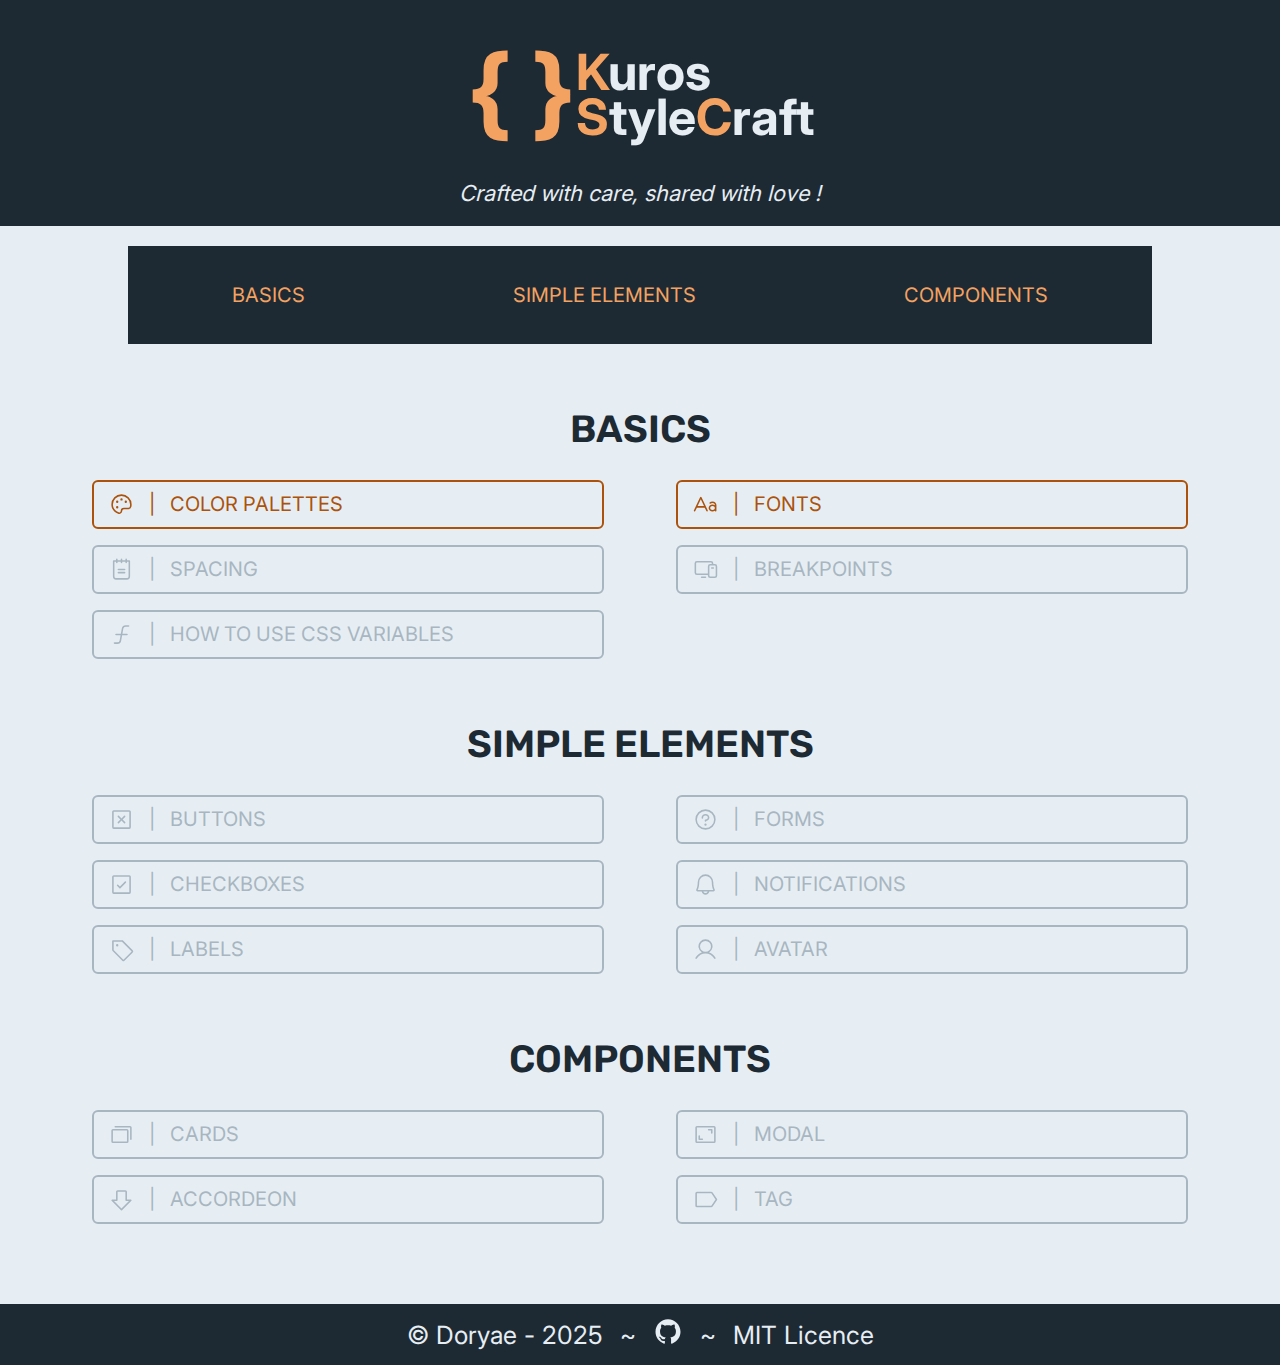
<file: index.html>
<!DOCTYPE html>
<html lang="en">
<head>
    <meta charset="UTF-8">
    <meta name="viewport" content="width=device-width, initial-scale=1.0">
    <title>Kuros SC</title>
    <!--<link rel="stylesheet" href="./main.css">
    <link rel="stylesheet" href="./css/components/home.css">-->
    <!-- Version GITHUB -->
    <link rel="stylesheet" href="./fullCssGit.css">
</head>
<body>

    <header>
        <div class="logo">
            <span>{ }</span>
            <h1><span>K</span>uros<br><span>S</span>tyle<span>C</span>raft</h1>
        </div>
        <div class="slogan">
            <cite>Crafted with care, shared with love !</cite>
        </div>
    </header>

    <nav class="navbar">
        <a href="#design">Basics</a>
        <a href="#simple-elements">Simple Elements</a>
        <a href="#components">Components</a>
    </nav>

    <main class="index">
        <section id="design">
            <h2>Basics</h2>
            <a href="./html/color.html" class="home-nav active">
                <svg xmlns="http://www.w3.org/2000/svg" width="22" height="22" fill="currentcolor" viewBox="0 0 256 256">
                    <path d="M200.77,53.89A103.27,103.27,0,0,0,128,24h-1.07A104,104,0,0,0,24,128c0,43,26.58,79.06,69.36,
                    94.17A32,32,0,0,0,136,192a16,16,0,0,1,16-16h46.21a31.81,31.81,0,0,0,31.2-24.88,104.43,104.43,0,0,0,
                    2.59-24A103.28,103.28,0,0,0,200.77,53.89Zm13,93.71A15.89,15.89,0,0,1,198.21,160H152a32,32,0,0,0-32,32,16,16,0
                    ,0,1-21.31,15.07C62.49,194.3,40,164,40,128a88,88,0,0,1,87.09-88h.9a88.35,88.35,0,0,1,88,87.25A88.86,88.86,0,0,1,213.81,
                    147.6ZM140,76a12,12,0,1,1-12-12A12,12,0,0,1,140,76ZM96,100A12,12,0,1,1,84,88,12,12,0,0,1,96,100Zm0,56a12,12,0,1,1-12-12A12,
                    12,0,0,1,96,156Zm88-56a12,12,0,1,1-12-12A12,12,0,0,1,184,100Z"></path>
                </svg>
                <span>|</span>
                Color Palettes
            </a>
            <a href="./html/fonts.html" class="home-nav active">
                <svg xmlns="http://www.w3.org/2000/svg" width="32" height="32" fill="currentcolor" viewBox="0 0 256 256">
                    <path d="M87.24,52.59a8,8,0,0,0-14.48,0l-64,136a8,8,0,1,0,14.48,6.81L39.9,160h80.2l16.66,35.4a8,8,0,1,0,
                    14.48-6.81ZM47.43,144,80,74.79,112.57,144ZM200,96c-12.76,0-22.73,3.47-29.63,10.32a8,8,0,0,0,11.26,11.36c3.8-3.77,10-5.68,18.37-5.68,
                    13.23,0,24,9,24,20v3.22A42.76,42.76,0,0,0,200,128c-22.06,0-40,16.15-40,36s17.94,36,40,36a42.73,42.73,0,0,0,24-7.25,8,8,0,0,0,
                    16-.75V132C240,112.15,222.06,96,200,96Zm0,88c-13.23,0-24-9-24-20s10.77-20,24-20,24,9,24,20S213.23,184,200,184Z"></path>
                </svg>
                <span>|</span>
                Fonts
            </a>
            <a href="#" class="home-nav not-active" aria-disabled="true">
                <svg xmlns="http://www.w3.org/2000/svg" width="22" height="22" fill="currentcolor" viewBox="0 0 256 256">
                    <path d="M168,128a8,8,0,0,1-8,8H96a8,8,0,0,1,0-16h64A8,8,0,0,1,168,128Zm-8,24H96a8,8,0,0,0,0,16h64a8,8,0,0,0,
                    0-16ZM216,40V200a32,32,0,0,1-32,32H72a32,32,0,0,1-32-32V40a8,8,0,0,1,8-8H72V24a8,8,0,0,1,16,0v8h32V24a8,8,0,0,1,
                    16,0v8h32V24a8,8,0,0,1,16,0v8h24A8,8,0,0,1,216,40Zm-16,8H184v8a8,8,0,0,1-16,0V48H136v8a8,8,0,0,1-16,0V48H88v8a8,8,0,0,
                    1-16,0V48H56V200a16,16,0,0,0,16,16H184a16,16,0,0,0,16-16Z"></path>
                </svg>
                <span>|</span>
                Spacing
            </a>
            <a href="#" class="home-nav not-active" aria-disabled="true">
                <svg xmlns="http://www.w3.org/2000/svg" width="32" height="32" fill="currentcolor" viewBox="0 0 256 256">
                    <path d="M224,72H208V64a24,24,0,0,0-24-24H40A24,24,0,0,0,16,64v96a24,24,0,0,0,24,24H152v8a24,24,0,0,0,24,24h48a24,24,0,0,0,
                    24-24V96A24,24,0,0,0,224,72ZM40,168a8,8,0,0,1-8-8V64a8,8,0,0,1,8-8H184a8,8,0,0,1,8,8v8H176a24,24,0,0,0-24,24v72Zm192,24a8,8,0,
                    0,1-8,8H176a8,8,0,0,1-8-8V96a8,8,0,0,1,8-8h48a8,8,0,0,1,8,8Zm-96,16a8,8,0,0,1-8,8H88a8,8,0,0,1,0-16h40A8,8,0,0,1,136,208Zm80-96a8,
                    8,0,0,1-8,8H192a8,8,0,0,1,0-16h16A8,8,0,0,1,216,112Z"></path>
                </svg>
                <span>|</span>
                Breakpoints
            </a>
            <a href="#" class="home-nav not-active" aria-disabled="true">
                <svg xmlns="http://www.w3.org/2000/svg" width="32" height="32" fill="currentcolor" viewBox="0 0 256 256">
                    <path d="M208,40a8,8,0,0,1-8,8H170.71a24,24,0,0,0-23.62,19.71L137.59,120H184a8,8,0,0,1,0,16H134.68l-10,55.16A40,40,0,0,1,85.29,
                    224H56a8,8,0,0,1,0-16H85.29a24,24,0,0,0,23.62-19.71l9.5-52.29H72a8,8,0,0,1,0-16h49.32l10-55.16A40,40,0,0,1,170.71,32H200A8,8,0,0,1,
                    208,40Z"></path>
                </svg>
                <span>|</span>
                How to use CSS Variables
            </a>
        </section>

        <section id="simple-elements">
            <h2>Simple elements</h2>
            <a href="#" class="home-nav not-active" aria-disabled="true">
                <svg xmlns="http://www.w3.org/2000/svg" width="32" height="32" fill="currentcolor" viewBox="0 0 256 256">
                    <path d="M208,32H48A16,16,0,0,0,32,48V208a16,16,0,0,0,16,16H208a16,16,0,0,0,16-16V48A16,16,0,0,0,208,32Zm0,
                    176H48V48H208V208ZM165.66,101.66,139.31,128l26.35,26.34a8,8,0,0,1-11.32,11.32L128,139.31l-26.34,26.35a8,8,0,0,1-11.32-11.32L116.69,
                    128,90.34,101.66a8,8,0,0,1,11.32-11.32L128,116.69l26.34-26.35a8,8,0,0,1,11.32,11.32Z"></path>
                </svg>
                <span>|</span>
                Buttons
            </a>
            <a href="#" class="home-nav not-active" aria-disabled="true">
                <svg xmlns="http://www.w3.org/2000/svg" width="32" height="32" fill="currentcolor" viewBox="0 0 256 256">
                    <path d="M140,180a12,12,0,1,1-12-12A12,12,0,0,1,140,180ZM128,72c-22.06,0-40,16.15-40,36v4a8,8,0,0,0,16,0v-4c0-11,10.77-20,
                    24-20s24,9,24,20-10.77,20-24,20a8,8,0,0,0-8,8v8a8,8,0,0,0,16,0v-.72c18.24-3.35,32-17.9,32-35.28C168,88.15,150.06,72,128,72Zm104,
                    56A104,104,0,1,1,128,24,104.11,104.11,0,0,1,232,128Zm-16,0a88,88,0,1,0-88,88A88.1,88.1,0,0,0,216,128Z"></path>
                </svg>
                <span>|</span>
                Forms
            </a>
            <a href="#" class="home-nav not-active" aria-disabled="true">
                <svg xmlns="http://www.w3.org/2000/svg" width="32" height="32" fill="currentcolor" viewBox="0 0 256 256">
                    <path d="M173.66,98.34a8,8,0,0,1,0,11.32l-56,56a8,8,0,0,1-11.32,0l-24-24a8,8,0,0,1,11.32-11.32L112,148.69l50.34-50.35A8,8,0,0,1,173.66,
                    98.34ZM224,48V208a16,16,0,0,1-16,16H48a16,16,0,0,1-16-16V48A16,16,0,0,1,48,32H208A16,16,0,0,1,224,48ZM208,208V48H48V208H208Z"></path>
                </svg>
                <span>|</span>
                Checkboxes
            </a>
            <a href="#" class="home-nav not-active" aria-disabled="true">
                <svg xmlns="http://www.w3.org/2000/svg" width="32" height="32" fill="currentcolor" viewBox="0 0 256 256">
                    <path d="M221.8,175.94C216.25,166.38,208,139.33,208,104a80,80,0,1,0-160,0c0,35.34-8.26,62.38-13.81,71.94A16,16,0,0,0,48,200H88.81a40,
                    40,0,0,0,78.38,0H208a16,16,0,0,0,13.8-24.06ZM128,216a24,24,0,0,1-22.62-16h45.24A24,24,0,0,1,128,216ZM48,184c7.7-13.24,16-43.92,16-80a64,
                    64,0,1,1,128,0c0,36.05,8.28,66.73,16,80Z"></path>
                </svg>
                <span>|</span>
                Notifications
            </a>
            <a href="#" class="home-nav not-active" aria-disabled="true">
                <svg xmlns="http://www.w3.org/2000/svg" width="32" height="32" fill="currentcolor" viewBox="0 0 256 256">
                    <path d="M243.31,136,144,36.69A15.86,15.86,0,0,0,132.69,32H40a8,8,0,0,0-8,8v92.69A15.86,15.86,0,0,0,36.69,144L136,243.31a16,16,0,0,
                    0,22.63,0l84.68-84.68a16,16,0,0,0,0-22.63Zm-96,96L48,132.69V48h84.69L232,147.31ZM96,84A12,12,0,1,1,84,72,12,12,0,0,1,96,84Z"></path>
                </svg>
                <span>|</span>
                Labels
            </a>
            <a href="#" class="home-nav not-active" aria-disabled="true">
                <svg xmlns="http://www.w3.org/2000/svg" width="32" height="32" fill="currentcolor" viewBox="0 0 256 256">
                    <path d="M230.92,212c-15.23-26.33-38.7-45.21-66.09-54.16a72,72,0,1,0-73.66,0C63.78,166.78,40.31,185.66,25.08,212a8,8,0,1,0,13.85,
                    8c18.84-32.56,52.14-52,89.07-52s70.23,19.44,89.07,52a8,8,0,1,0,13.85-8ZM72,96a56,56,0,1,1,56,56A56.06,56.06,0,0,1,72,96Z"></path>
                </svg>
                <span>|</span>
                Avatar
            </a>
        </section>

        <section id="components">
            <h2>Components</h2>
            <a href="#" class="home-nav not-active" aria-disabled="true">
                <svg xmlns="http://www.w3.org/2000/svg" width="32" height="32" fill="currentcolor" viewBox="0 0 256 256">
                    <path d="M184,72H40A16,16,0,0,0,24,88V200a16,16,0,0,0,16,16H184a16,16,0,0,0,16-16V88A16,16,0,0,0,184,72Zm0,128H40V88H184V200ZM232,
                    56V176a8,8,0,0,1-16,0V56H64a8,8,0,0,1,0-16H216A16,16,0,0,1,232,56Z"></path>
                </svg>
                <span>|</span>
                Cards
            </a>
            <a href="#" class="home-nav not-active" aria-disabled="true">
                <svg xmlns="http://www.w3.org/2000/svg" width="32" height="32" fill="currentcolor" viewBox="0 0 256 256">
                    <path d="M200,80v32a8,8,0,0,1-16,0V88H160a8,8,0,0,1,0-16h32A8,8,0,0,1,200,80ZM96,168H72V144a8,8,0,0,0-16,0v32a8,8,0,0,0,8,8H96a8,8,0,
                    0,0,0-16ZM232,56V200a16,16,0,0,1-16,16H40a16,16,0,0,1-16-16V56A16,16,0,0,1,40,40H216A16,16,0,0,1,232,56ZM216,200V56H40V200H216Z"></path>
                </svg>
                <span>|</span>
                Modal
            </a>
            <a href="#" class="home-nav not-active" aria-disabled="true">
                <svg xmlns="http://www.w3.org/2000/svg" width="32" height="32" fill="currentcolor" viewBox="0 0 256 256">
                    <path d="M231.39,132.94A8,8,0,0,0,224,128H184V48a16,16,0,0,0-16-16H88A16,16,0,0,0,72,48v80H32a8,8,0,0,0-5.66,13.66l96,96a8,8,0,0,0,
                    11.32,0l96-96A8,8,0,0,0,231.39,132.94ZM128,220.69,51.31,144H80a8,8,0,0,0,8-8V48h80v88a8,8,0,0,0,8,8h28.69Z"></path>
                </svg>
                <span>|</span>
                Accordeon
            </a>
            <a href="#" class="home-nav not-active" aria-disabled="true">
                <svg xmlns="http://www.w3.org/2000/svg" width="32" height="32" fill="currentcolor" viewBox="0 0 256 256">
                    <path d="M246.66,123.56,201,55.13A15.94,15.94,0,0,0,187.72,48H40A16,16,0,0,0,24,64V192a16,16,0,0,0,16,16H187.72A16,16,0,0,0,201,
                    200.88l45.63-68.44A8,8,0,0,0,246.66,123.56ZM187.72,192H40V64H187.72l42.66,64Z"></path>
                </svg>
                <span>|</span>
                Tag
            </a>
        </section>
    </main>

    <footer>
        &copy; Doryae - 2025 
        <span>~</span>
        <a href="https://github.com/Doryae/kuros-stylecraft" target="_blank" aria-label="Link to the GitHub Repository">
            <svg role="img" viewBox="0 0 24 24" xmlns="http://www.w3.org/2000/svg" width="30px" height="25px" fill="currentcolor"><title>GitHub</title>
                <path d="M12 .297c-6.63 0-12 5.373-12 12 0 5.303 3.438 9.8 8.205 11.385.6.113.82-.258.82-.577 
                0-.285-.01-1.04-.015-2.04-3.338.724-4.042-1.61-4.042-1.61C4.422 18.07 3.633 17.7 3.633 17.7c-1.087-.744.084-.729.084-.729 
                1.205.084 1.838 1.236 1.838 1.236 1.07 1.835 2.809 1.305 3.495.998.108-.776.417-1.305.76-1.605-2.665-.3-5.466-1.332-5.466-5.93 
                0-1.31.465-2.38 1.235-3.22-.135-.303-.54-1.523.105-3.176 0 0 1.005-.322 3.3 1.23.96-.267 1.98-.399 3-.405 1.02.006 2.04.138 
                3 .405 2.28-1.552 3.285-1.23 3.285-1.23.645 1.653.24 2.873.12 3.176.765.84 1.23 1.91 1.23 3.22 0 4.61-2.805 5.625-5.475 5.92.42.36.81 
                1.096.81 2.22 0 1.606-.015 2.896-.015 3.286 0 .315.21.69.825.57C20.565 22.092 24 17.592 24 12.297c0-6.627-5.373-12-12-12"/>
        </svg>
        </a>
        <span>~</span>
        MIT Licence
    </footer>
</body>
</html>
</file>
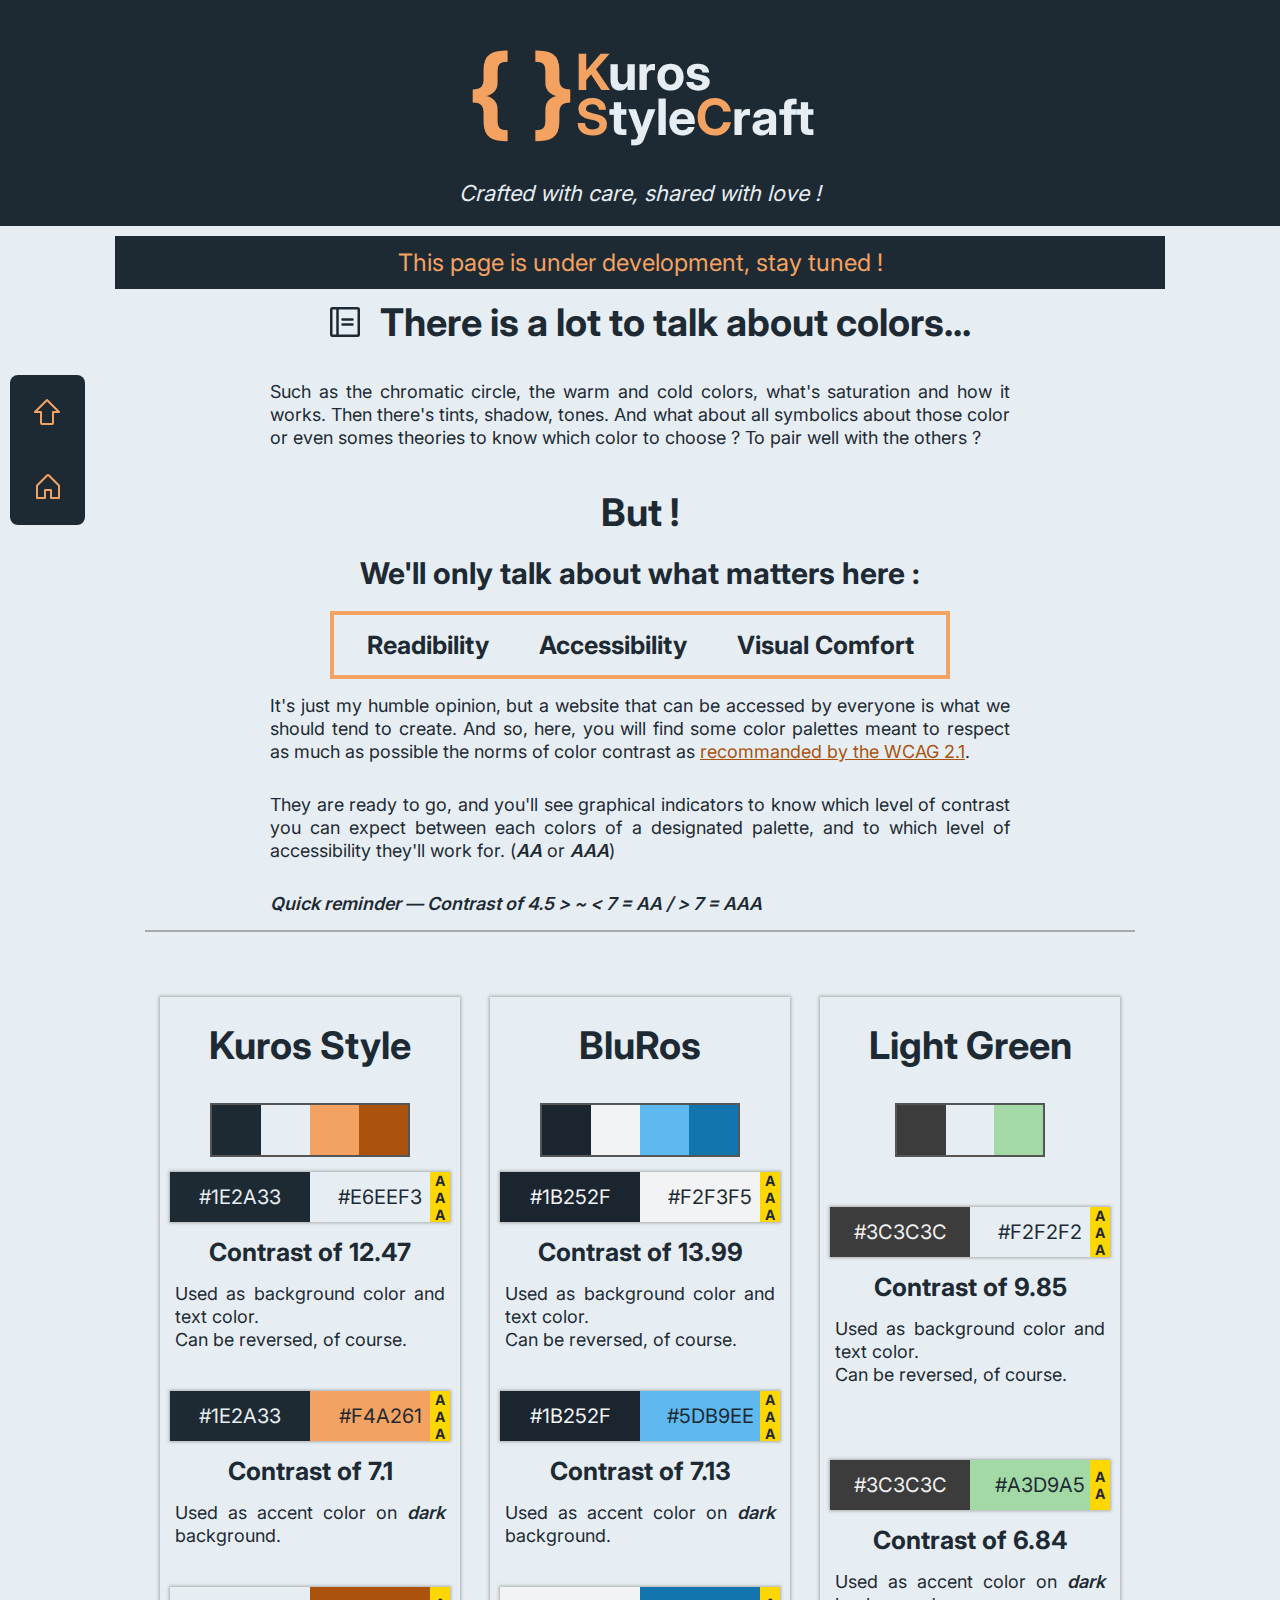
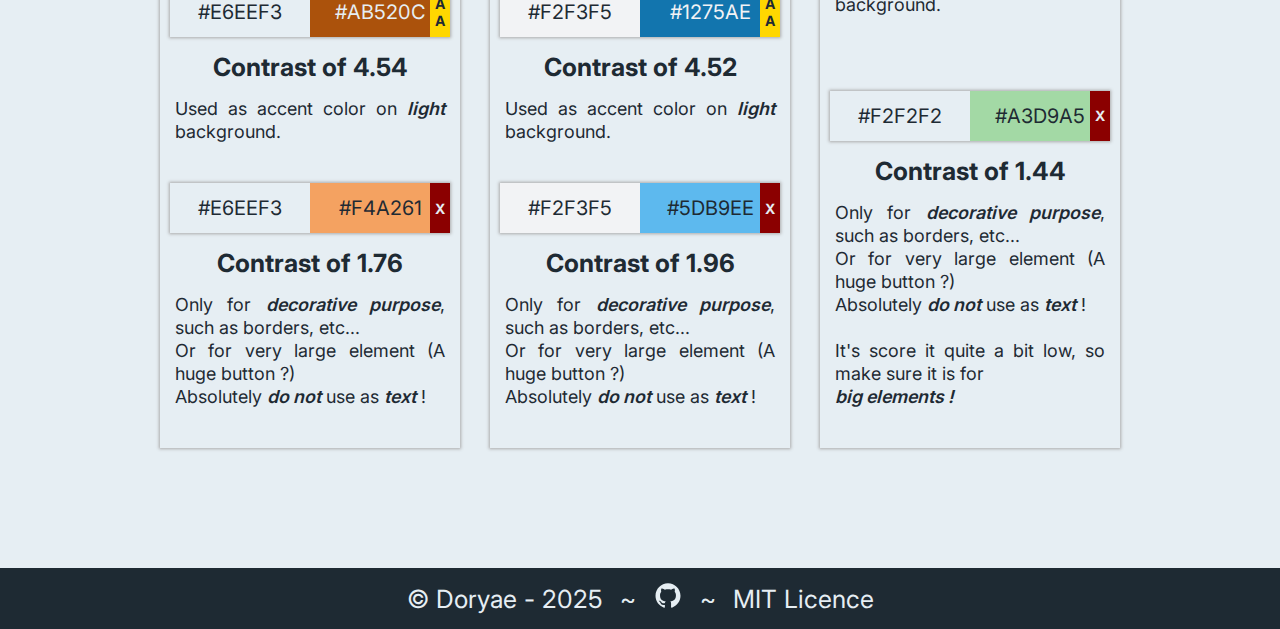
<file: html/color.html>
<!DOCTYPE html>
<html lang="en">
<head>
    <meta charset="UTF-8">
    <meta name="viewport" content="width=device-width, initial-scale=1.0">
    <title>Colors | KSC</title>
    <!--<link rel="stylesheet" href="../main.css">-->
    <link rel="stylesheet" href="../css/components/color.css">
    <link rel="stylesheet" href="./../fullCssGit.css">
</head>
<body>

    <header>
        <div class="logo">
            <span>{ }</span>
            <h1><span>K</span>uros<br><span>S</span>tyle<span>C</span>raft</h1>
        </div>
        <div class="slogan">
            <cite>Crafted with care, shared with love !</cite>
        </div>
    </header>
    
    <p class="underwork">This page is under development, stay tuned !</p>

    <nav class="side-nav">
        <a class="top-page" href="#color">
            <div>
                <svg xmlns="http://www.w3.org/2000/svg" width="32" height="32" fill="currentcolor" viewBox="0 0 256 256">
                    <path d="M231.39,132.94A8,8,0,0,0,224,128H184V48a16,16,0,0,0-16-16H88A16,16,0,0,0,72,48v80H32a8,8,0,0,0-5.66,13.66l96,96a8,8,
                    0,0,0,11.32,0l96-96A8,8,0,0,0,231.39,132.94ZM128,220.69,51.31,144H80a8,8,0,0,0,8-8V48h80v88a8,8,0,0,0,8,8h28.69Z"></path>
                </svg>
            </div>
        </a>
        <a class="home-link" href="../index.html">
            <div>
                <svg xmlns="http://www.w3.org/2000/svg" width="32" height="32" fill="currentcolor" viewBox="0 0 256 256">
                    <path d="M219.31,108.68l-80-80a16,16,0,0,0-22.62,0l-80,80A15.87,15.87,0,0,0,32,120v96a8,8,0,0,0,8,8h64a8,8,0,0,0,
                    8-8V160h32v56a8,8,0,0,0,8,8h64a8,8,0,0,0,8-8V120A15.87,15.87,0,0,0,219.31,108.68ZM208,208H160V152a8,8,0,0,0-8-8H104a8,8,0,0,
                    0-8,8v56H48V120l80-80,80,80Z"></path>
                </svg>
            </div>
        </a>
    </nav>

    <main class="color" id="color">
        <section>
            <h2>
                <svg xmlns="http://www.w3.org/2000/svg" width="40" height="40" fill="currentcolor" viewBox="0 0 256 256">
                    <path d="M184,112a8,8,0,0,1-8,8H112a8,8,0,0,1,0-16h64A8,8,0,0,1,184,112Zm-8,24H112a8,8,0,0,0,0,16h64a8,8,0,0,0,0-16Zm48-88V208a16,
                    16,0,0,1-16,16H48a16,16,0,0,1-16-16V48A16,16,0,0,1,48,32H208A16,16,0,0,1,224,48ZM48,208H72V48H48Zm160,0V48H88V208H208Z"></path>
                </svg>
            There is a lot to talk about colors...
            </h2>
            <aside>
                <p>
                    Such as the chromatic circle, the warm and cold colors, what's saturation and how it works. Then there's tints, shadow, 
                    tones. And what about all symbolics about those color or even somes theories to know which color to choose ? To pair 
                    well with the others ?
                </p>
            </aside>
            <article>
                <h2>But !</h2>
                <h3 class="underline">We'll only talk about what matters here :</h3>
                <ul>
                    <li>
                        <h4>Readibility</h4>
                    </li>
                    <li>
                        <h4>Accessibility</h4>
                    </li>
                    <li>
                        <h4>Visual Comfort</h4>
                    </li>
                </ul>
                <p>
                    It's just my humble opinion, but a website that can be accessed by everyone is what we should tend to create.
                    And so, here, you will find some color palettes meant to respect as much as possible the norms of color contrast as 
                    <a href="https://www.w3.org/TR/WCAG21/" target="_blank">recommanded by the WCAG 2.1</a>.
                </p>
                <p>
                    They are ready to go, and you'll see graphical
                    indicators to know which level of contrast you can expect between each colors of a designated palette, and to which level of
                    accessibility they'll work for. (<span>AA</span> or <span>AAA</span>)
                </p>

                <p>
                    <span class="reminder">Quick reminder — Contrast of 4.5 &gt; ~ &lt; 7 = AA / &gt; 7 = AAA</span>
                </p>
            </article>
            <article class="color-palette">
                <div class="color-box">
                    <h2>Kuros Style</h2>
                    <div class="palette four-color">
                        <div class="c-1E2A33"></div>
                        <div class="c-E6EEF3"></div>
                        <div class="c-F4A261"></div>
                        <div class="c-AB520C"></div>
                    </div>
                    <div class="color-duo score3a">
                        <div class="color1 c-1E2A33">#1E2A33</div>
                        <div class="color2 c-E6EEF3">#E6EEF3</div>
                    </div>
                    <aside class="color-info">
                        <h3 class="score">
                            Contrast of 12.47
                        </h3>
                        <p>
                            Used as background color and text color.
                            <br>Can be reversed, of course.
                        </p>
                    </aside>
                        <div class="color-duo score3a">
                        <div class="color1 c-1E2A33">#1E2A33</div>
                        <div class="color2 c-F4A261">#F4A261</div>
                    </div>
                    <aside class="color-info">
                        <h3 class="score">
                            Contrast of 7.1
                        </h3>
                        <p>
                            Used as accent color on <span>dark</span> background.
                        </p>
                    </aside>
                    <div class="color-duo score2a">
                        <div class="color1 c-E6EEF3">#E6EEF3</div>
                        <div class="color2 c-AB520C">#AB520C</div>
                    </div>
                    <aside class="color-info">
                        <h3 class="score">
                            Contrast of 4.54
                        </h3>
                        <p>
                            Used as accent color on <span>light</span> background.
                        </p>
                    </aside>
                        <div class="color-duo score-null">
                        <div class="color1 c-E6EEF3">#E6EEF3</div>
                        <div class="color2 c-F4A261">#F4A261</div>
                    </div>
                    <aside class="color-info">
                        <h3 class="score">
                            Contrast of 1.76
                        </h3>
                        <p>
                            Only for <span>decorative purpose</span>, such as borders, etc...<br>
                            Or for very large element (A huge button ?)<br>
                            Absolutely <span>do not</span> use as <span>text</span> !
                        </p>
                    </aside>
                </div>

                <div class="color-box">
                    <h2>BluRos</h2>
                    <div class="palette four-color">
                        <div class="c-1B252F"></div>
                        <div class="c-F2F3F5"></div>
                        <div class="c-5DB9EE"></div>
                        <div class="c-1275AE"></div>
                    </div>
                    <div class="color-duo score3a">
                        <div class="color1 c-1B252F">#1B252F</div>
                        <div class="color2 c-F2F3F5">#F2F3F5</div>
                    </div>
                    <aside class="color-info">
                        <h3 class="score">
                            Contrast of 13.99
                        </h3>
                        <p>
                            Used as background color and text color.
                            <br>Can be reversed, of course.
                        </p>
                    </aside>
                        <div class="color-duo score3a">
                        <div class="color1 c-1B252F">#1B252F</div>
                        <div class="color2 c-5DB9EE">#5DB9EE</div>
                    </div>
                    <aside class="color-info">
                        <h3 class="score">
                            Contrast of 7.13
                        </h3>
                        <p>
                            Used as accent color on <span>dark</span> background.
                        </p>
                    </aside>
                    <div class="color-duo score2a">
                        <div class="color1 c-F2F3F5">#F2F3F5</div>
                        <div class="color2 c-1275AE">#1275AE</div>
                    </div>
                    <aside class="color-info">
                        <h3 class="score">
                            Contrast of 4.52
                        </h3>
                        <p>
                            Used as accent color on <span>light</span> background.
                        </p>
                    </aside>
                        <div class="color-duo score-null">
                        <div class="color1 c-F2F3F5">#F2F3F5</div>
                        <div class="color2 c-5DB9EE">#5DB9EE</div>
                    </div>
                    <aside class="color-info">
                        <h3 class="score">
                            Contrast of 1.96
                        </h3>
                        <p>
                            Only for <span>decorative purpose</span>, such as borders, etc...<br>
                            Or for very large element (A huge button ?)<br>
                            Absolutely <span>do not</span> use as <span>text</span> !
                        </p>
                    </aside>
                </div>

                <div class="color-box">
                    <h2>Light Green</h2>
                    <div class="palette three-color">
                        <div class="c-3C3C3C"></div>
                        <div class="c-DCDCDC"></div>
                        <div class="c-A3D9A5"></div>
                    </div>
                    <div class="color-duo score3a">
                        <div class="color1 c-3C3C3C">#3C3C3C</div>
                        <div class="color2 c-F2F2F2">#F2F2F2</div>
                    </div>
                    <aside class="color-info">
                        <h3 class="score">
                            Contrast of 9.85
                        </h3>
                        <p>
                            Used as background color and text color.
                            <br>Can be reversed, of course.
                        </p>
                    </aside>
                        <div class="color-duo score2a">
                        <div class="color1 c-3C3C3C">#3C3C3C</div>
                        <div class="color2 c-A3D9A5">#A3D9A5</div>
                    </div>
                    <aside class="color-info">
                        <h3 class="score">
                            Contrast of 6.84
                        </h3>
                        <p>
                            Used as accent color on <span>dark</span> background.
                        </p>
                    </aside>
                    <div class="color-duo score-null">
                        <div class="color1 c-F2F2F2">#F2F2F2</div>
                        <div class="color2 c-A3D9A5">#A3D9A5</div>
                    </div>
                    <aside class="color-info">
                        <h3 class="score">
                            Contrast of 1.44
                        </h3>
                        <p>
                            Only for <span>decorative purpose</span>, such as borders, etc...<br>
                            Or for very large element (A huge button ?)<br>
                            Absolutely <span>do not</span> use as <span>text</span> !<br><br>
                            It's score it quite a bit low, so make sure it is for<br> <span>big elements !</span>
                        </p>
                    </aside>
                </div>
            </article>
            
        </section>
    </main>

    <footer>
        &copy; Doryae - 2025 
        <span>~</span>
        <a href="https://github.com/Doryae/kuros-stylecraft" target="_blank" aria-label="Link to the GitHub Repository">
            <svg role="img" viewBox="0 0 24 24" xmlns="http://www.w3.org/2000/svg" width="30px" height="25px" fill="currentcolor"><title>GitHub</title>
                <path d="M12 .297c-6.63 0-12 5.373-12 12 0 5.303 3.438 9.8 8.205 11.385.6.113.82-.258.82-.577 
                0-.285-.01-1.04-.015-2.04-3.338.724-4.042-1.61-4.042-1.61C4.422 18.07 3.633 17.7 3.633 17.7c-1.087-.744.084-.729.084-.729 
                1.205.084 1.838 1.236 1.838 1.236 1.07 1.835 2.809 1.305 3.495.998.108-.776.417-1.305.76-1.605-2.665-.3-5.466-1.332-5.466-5.93 
                0-1.31.465-2.38 1.235-3.22-.135-.303-.54-1.523.105-3.176 0 0 1.005-.322 3.3 1.23.96-.267 1.98-.399 3-.405 1.02.006 2.04.138 
                3 .405 2.28-1.552 3.285-1.23 3.285-1.23.645 1.653.24 2.873.12 3.176.765.84 1.23 1.91 1.23 3.22 0 4.61-2.805 5.625-5.475 5.92.42.36.81 
                1.096.81 2.22 0 1.606-.015 2.896-.015 3.286 0 .315.21.69.825.57C20.565 22.092 24 17.592 24 12.297c0-6.627-5.373-12-12-12"/>
        </svg>
        </a>
        <span>~</span>
        MIT Licence
    </footer>

</body>
</html>
</file>
<file: main.css>
@import url(./css/fonts.css);
@import url(./css/tokens.css);
@import url(./css/header.css);
@import url(./css/components/top-side-nav.css);
@import url(./css/footer.css);

*, *::after, *::before {
    margin: 0;
    padding: 0;
    box-sizing: border-box;
}

html {
    font-size: 10px;
    font-family: "Inter";
    color: var(--dark-primary);
    background-color: var(--background-light);
}

h2 {
    font-size: clamp(3rem, 10vw, 3.8rem);
}

h3 {
    font-size: clamp(2.4rem, 8vw, 3rem);
}

h4 {
    font-size: clamp(2.1rem, 6vw, 2.5rem);
}

p {
    font-size: 1.8rem;
}
</file>
<file: css/components/home.css>
main {
    font-size: 2rem;
}

/* General Display of the page */

.index section {
    display: grid;
    grid-template: repeat(1, 50px) / repeat(2, 1fr);
    grid-auto-flow: row;
    grid-auto-rows: 50px;
    gap: 15px;
    justify-items: center;
    align-items: center;
    min-width: 300px;
    max-width: 90%;
    margin: 7rem auto;
    text-transform: uppercase;
}

.index section h2 {
    font-family: "Rubik";
    font-weight: 600;
    grid-area: 1 / 1 / 2 / 3;
}

/* Links and their different states */

.index a {
    display: flex;
    width: 90%;
    text-decoration: none;
    border-radius: 6px;
    padding: 10px 15px;
    transition: background-color .3s ease-in-out, color .2s ease-in-out, border-color .2s ease-in-out, color .3s ease-in-out;
}

.index a svg {
    width: 2.5rem;
    height: 2.5rem;
}

.index a.active {
    color: var(--light-accent);
    border: 2px solid var(--accent);
}

.index a.active:hover {
    background-color: var(--dark-primary);
    color: var(--accent);
    border-color: var(--dark-primary);
}

.index a.active:active {
    color: var(--light-primary);
}

.index a span {
    padding: 0 15px;
}

.index a.not-active {
    position: relative;
    color: #A8B6C1;
    border: 2px solid #A8B6C1;
}

/* Slight pop-up for inactive links */

.index a.not-active::after {
    content: "This link is not yet created !";
    position: absolute;
    top: 5px;
    left: 25%;
    width: 50%;
    background-color: var(--accent-50opacity);
    padding: 5px;
    color: var(--dark-primary);
    opacity: 0;
    font-size: 1.5rem;
}

.index a.not-active:hover::after {
    animation: pop-up-opacity .8s linear forwards;
}

@keyframes pop-up-opacity {
    0% {
        opacity: 0;
    }

    100% {
        opacity: 1;
    }
}

/* Responsive layout for homepage */

@media (max-width: 880px) {
    .index section {
        grid-template: repeat(1, 50px) / repeat(1, 1fr);
    }

    .index section h2 {
        grid-area: 1 / 1 / 2 / 2;
    }
}

@media (max-width: 500px) {
    .index {
        font-size: 1.4rem;
    }

    .index section h2 {
        font-size: 3rem;
    }

    .index a {
    min-width: 280px;
    max-width: 80%;
    }

    .index a svg {
    width: 1.8rem;
    height: 1.8rem;
    }

    .index a span {
    padding: 0 10px;
    }
}
</file>
<file: fullCssGit.css>
@font-face {
    font-family: "Inter";
    src: url(./assets/fonts/sans-serif/Inter-VariableFont_whgt.ttf);
}

@font-face {
    font-family: "Rubik";
    src: url(./assets/fonts/sans-serif/Rubik-VariableFont_wght.ttf);
}

@font-face {
    font-family: "Poppins";
    src: url(./assets/fonts/sans-serif/Poppins-Regular.ttf);
}

@font-face {
    font-family: "Lora";
    src: url(./assets/fonts/serif/Lora-VariableFont_wght.ttf);
}

@font-face {
    font-family: "DancingScript";
    src: url(./assets/fonts/manuscript/DancingScript-VariableFont_wght.ttf);
}

@font-face {
    font-family: "WenkaiMono";
    src: url(./assets/fonts/monospace/LXGWWenKaiMonoTC-Regular.ttf);
}

:root {
    --dark-primary: #1E2A33;
    --light-primary: #E6EEF3;
    --accent: #F4A261;
    --accent-50opacity: #F4A26188;
    --light-accent: #AB520C;
}

*, *::after, *::before {
    margin: 0;
    padding: 0;
    box-sizing: border-box;
}

html {
    font-size: 10px;
    font-family: "Inter";
    color: var(--dark-primary);
    background-color: var(--light-primary);
}

h2 {
    font-size: clamp(3rem, 10vw, 3.8rem);
}

h3 {
    font-size: clamp(2.4rem, 8vw, 3rem);
}

h4 {
    font-size: clamp(2.1rem, 6vw, 2.5rem);
}

p {
    font-size: 1.8rem;
    line-height: calc(1.8rem + 5px);
}

/* HEADER */

header {
    width: 100%;
    background-color: var(--dark-primary);
    color: var(--light-primary);
    display: flex;
    justify-content: center;
    align-items: center;
    flex-direction: column;
    user-select: none;
}

.logo {
    padding-top: 3rem;
}

header div span {
    font-size: clamp(6rem, 20vw, 10rem);
    font-weight: 700;
    color: var(--accent);
}

header div {
    display: flex;
}

header h1, header h1 span {
    font-size: clamp(3rem, 10vw, 5rem);
    line-height: clamp(25px, 9vw, 45px);
    padding: clamp(10px, 5vw, 20px) 0;
}

header cite {
    font-size: clamp(1.5rem, 2vw, 2.2rem);
    padding: 2rem 0;
}

/* NAVBAR TOPSIDE */

.navbar {
    background-color: var(--dark-primary);
    padding: 20px 0;
    display: flex;
    justify-content: space-around;
    flex-wrap: wrap;
    align-items: center;
    margin: 2rem auto;
    min-width: 300px;
    max-width: 80%;
}

.navbar a {
    padding: 15px;
    color: var(--accent);
    font-size: 2rem;
    text-transform: uppercase;
    text-decoration: none;
    border: 2px solid transparent;
    transition: border-color .5s;
}

.navbar a:hover {
    border-color: var(--accent);
}

/* FOOTER */

footer {
    bottom: 0;
    width: 100%;
    background-color: var(--dark-primary);
    color: var(--light-primary);
    font-size: 2.5rem;
    text-align: center;
    padding: 15px 0;
    margin-top: 80px;
}

footer a {
    color: var(--light-primary);
    text-decoration: none;
    transition: color .3s;
}

footer span {
    padding: 0 10px;
}

footer a:hover {
    color: var(--accent)
}

/* Section for a majority of cases */

h2, h3 {
    display: flex;
    justify-content: center;
    align-items: center;
    padding-bottom: 20px;
}

h2 svg {
    margin: 0 15px;
}

p {
    padding: 15px;
    max-width: 70ch;
    text-align: justify;
    margin: 0 auto;
}

.color ul {
    max-width: 620px;
    margin: 0 auto;
    display: flex;
    justify-content: center;
    list-style: none;
    border: solid var(--accent) 4px;
}

.color ul li {
    padding: 15px 25px;
}

p a {
    color: var(--light-accent);
}

p span {
    font-style: italic;
    font-weight: 600;
}

aside {
    margin-bottom: 25px;
}

/*---------------------------------------------------------------------*/
/*-------------------------RESPONSIVE--------------------------------- */
/*---------------------------------------------------------------------*/

@media (max-width: 880px) {
    nav {
        grid-template:  repeat(1, 55px) / repeat(1, 1fr);
    }
}

@media (max-width: 500px) {
    footer {
        display: flex;
        flex-direction: column;
    }

    footer a {
        padding: 15px 0;
    }

    footer span {
        display: none;
    }
}

/*---------------------------------------------------------------------*/
/*-------------------------HOME PAGE---------------------------------- */
/*---------------------------------------------------------------------*/

main {
    font-size: 2rem;
}

/* General Display of the page */

.index section {
    display: grid;
    grid-template: repeat(1, 50px) / repeat(2, 1fr);
    grid-auto-flow: row;
    grid-auto-rows: 50px;
    gap: 15px;
    justify-items: center;
    align-items: center;
    min-width: 300px;
    max-width: 90%;
    margin: 7rem auto;
    text-transform: uppercase;
}

.index section h2 {
    font-family: "Rubik";
    font-weight: 600;
    grid-area: 1 / 1 / 2 / 3;
}

/* Links and their different states */

.index a {
    display: flex;
    width: 90%;
    text-decoration: none;
    border-radius: 6px;
    padding: 10px 15px;
    transition: background-color .3s ease-in-out, color .2s ease-in-out, border-color .2s ease-in-out, color .3s ease-in-out;
}

.index a svg {
    width: 2.5rem;
    height: 2.5rem;
}

.index a.active {
    color: var(--light-accent);
    border: 2px solid var(--light-accent);
}

.index a.active:hover {
    background-color: var(--dark-primary);
    color: var(--accent);
    border-color: var(--dark-primary);
}

.index a.active:active {
    color: var(--light-primary);
}

.index a span {
    padding: 0 15px;
}

.index a.not-active {
    position: relative;
    color: #A8B6C1;
    border: 2px solid #A8B6C1;
}

/* Slight pop-up for inactive links */

.index a.not-active::after {
    content: "This link is not yet created !";
    position: absolute;
    top: 5px;
    left: 25%;
    width: 50%;
    background-color: var(--accent-50opacity);
    padding: 5px;
    color: var(--dark-primary);
    opacity: 0;
    font-size: 1.5rem;
}

.index a.not-active:hover::after {
    animation: pop-up-opacity .8s linear forwards;
}

@keyframes pop-up-opacity {
    0% {
        opacity: 0;
    }

    100% {
        opacity: 1;
    }
}

/* Responsive layout for homepage */

@media (max-width: 880px) {
    .index section {
        grid-template: repeat(1, 50px) / repeat(1, 1fr);
    }

    .index section h2 {
        grid-area: 1 / 1 / 2 / 2;
    }
}

@media (max-width: 500px) {
    .index {
        font-size: 1.4rem;
    }

    .index section h2 {
        font-size: 3rem;
    }

    .index a {
    min-width: 280px;
    max-width: 80%;
    }

    .index a svg {
    width: 1.8rem;
    height: 1.8rem;
    }

    .index a span {
    padding: 0 10px;
    }
}

/*---------------------------------------------------------------------*/
/*------------------------- SIDE NAV --------------------------------- */
/*---------------------------------------------------------------------*/

.underwork {
    display: flex;
    justify-content: center;
    font-size: 2.4rem;
    margin: 10px auto;
    color: var(--accent);
    background-color: var(--dark-primary);
}

.side-nav {
    position: fixed;
    top: calc(50% - 75px);
    margin-left: 10px;
    display: flex;
    flex-direction: column;
    width: 75px;
    height: 150px;
    background-color: var(--dark-primary);
    border-radius: 8px;
}

.side-nav a {
    display: flex;
    justify-content: space-evenly;
    align-items: center;
    color: var(--accent);
    height: 75px;
    width: 100%;
}

.side-nav a:hover {
    color: var(--light-primary);
}

.side-nav a:first-child {
    transform: rotate(180deg);
}

.top-page:hover::after {
    content: "UP PAGE";
    font-size: 1.3rem;
    position: absolute;
    transform: rotate(180deg);
    bottom: 65px;
}

.home-link:hover::after {
    content: "HOME";
    font-size: 1.3rem;
    position: absolute;
    bottom: 65px;
}

@media (max-width: 1149px) {
    .side-nav {
        position: relative;
        flex-direction: row;
        width: 150px;
        height: 75px;
        margin: 0 auto;
    }

    .side-nav a:first-of-type {
        display: none;
    }

    .home-link:hover::after {
        top: 55px;
    }
}

/*---------------------------------------------------------------------*/
/*-------------------------  Fonts  --------------------------------- */
/*---------------------------------------------------------------------*/
</file>
<file: css/components/color.css>
.color {
    display: flex;
    justify-content: center;
}


.color-palette {
    padding: 25px 0;
    display: flex;
    flex-wrap: wrap;
    justify-content: center;
    padding-top: 50px;
    border-top: #aaa solid 2px;
}

.color-palette h2 {
    padding-top: 25px;
}

.palette {
    display: flex;
}

.three-color, .four-color {
    margin: 15px auto;
    border: solid 2px #555;
}

.three-color {
    width: 150px;
}

.four-color {
    width: 200px;
}

.palette div {
    width: 50px;
    height: 50px;
}

.color-box {
    display: flex;
    flex-direction: column;
    width: 300px;
    box-shadow: #AAA 0 0 3px 1px;
    margin: 15px;
}

.color-duo {
    display: flex;
    width: 280px;
    height: 50px;
    margin: auto;
    margin-bottom: 15px;
    box-shadow: #AAA 0 0 3px 1px;
}

.score {
    font-size: clamp(2rem, 7vw, 2.5rem);
    padding-bottom: 0;
}

.color1, .color2 {
    display: flex;
    justify-content: center;
    align-items: center;
    width: 50%;
}

.score2a, .score3a, .score-null {
    position: relative;
    overflow: hidden;
}

.score-null::after {
    content:"X";
    color: var(--light-primary);
    white-space: pre;
    font-size: 1.4rem;
    text-align: center;
    font-weight: 700;
    align-content: center;
    background-color: darkred;
    position: absolute;
    width: 20px;
    height: 50px;
    left: 260px;
}

.score2a::after {
    content:"A\A A";
    white-space: pre;
    font-size: 1.4rem;
    text-align: center;
    font-weight: 700;
    align-content: center;
    background-color: gold;
    position: absolute;
    width: 20px;
    height: 50px;
    left: 260px;
}

.score3a::after {
    content:"A\A A\A A";
    white-space: pre;
    font-size: 1.4rem;
    text-align: center;
    font-weight: 700;
    align-content: center;
    background-color: gold;
    position: absolute;
    width: 20px;
    height: 50px;
    left: 260px;
}

/*--------------------------------------*/
/* Code Color Class - Code Color HEX */
/*--------------------------------------*/


/* First Palette */

.c-1E2A33 {
    background-color: #1E2A33;
    color: var(--light-primary);
}

.c-E6EEF3 {
    background-color: #E6EEF3;
}

.c-F4A261 {
    background-color: #F4A261;
}

.c-AB520C {
    background-color: #AB520C;
    color: var(--light-primary);
}

/* Second Palette */

.c-1B252F {
    background-color: #1B252F;
    color: #F2F3F5;
}

.c-F2F3F5 {
    background-color: #F2F3F5;
}

.c-5DB9EE {
    background-color: #5DB9EE;
}

.c-1275AE {
    background-color: #1275AE;
    color: #F2F3F5;
}

/* Third Palette */

.c-3C3C3C {
    background-color: #3C3C3C;
    color: #F2F2F2;
}

.c-347D36 {
    background-color: #F2F2F2;
    color: #3c3c3c;
}

.c-A3D9A5 {
    background-color: #A3D9A5;
}
</file>
